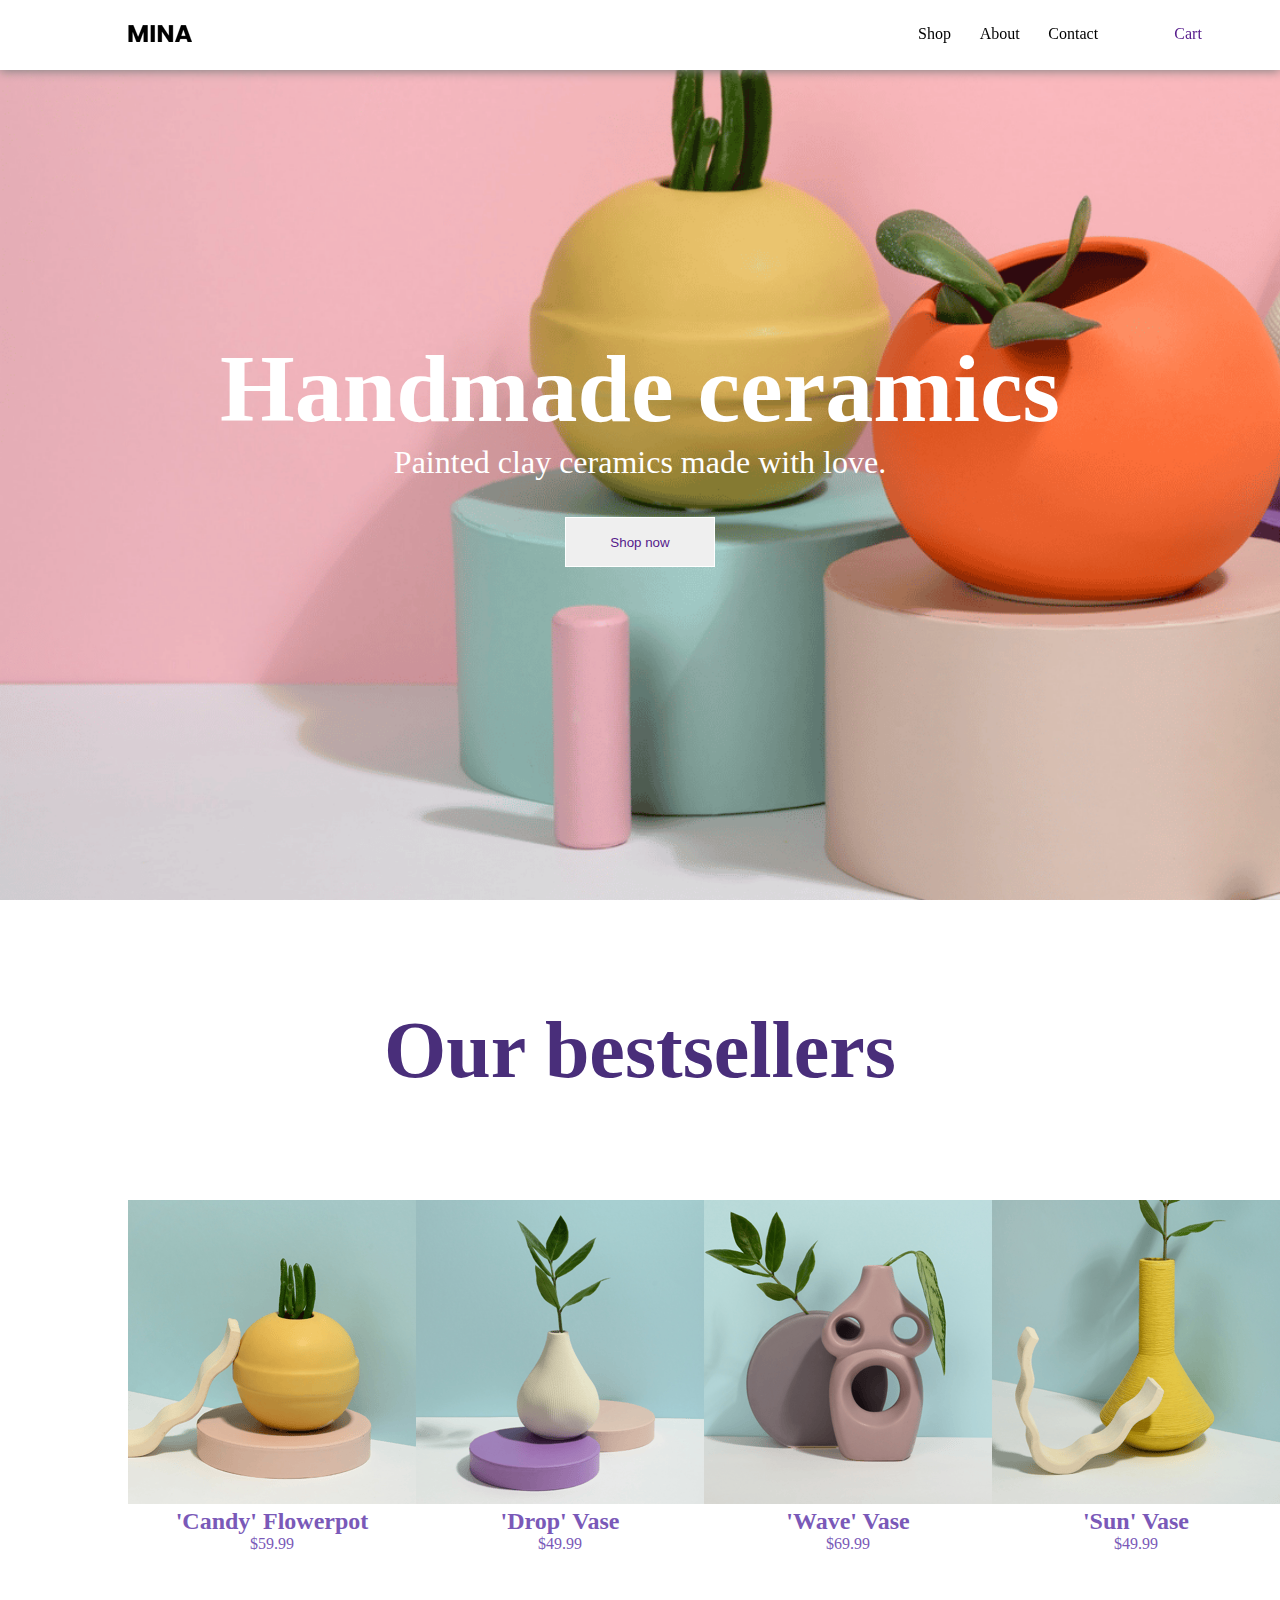
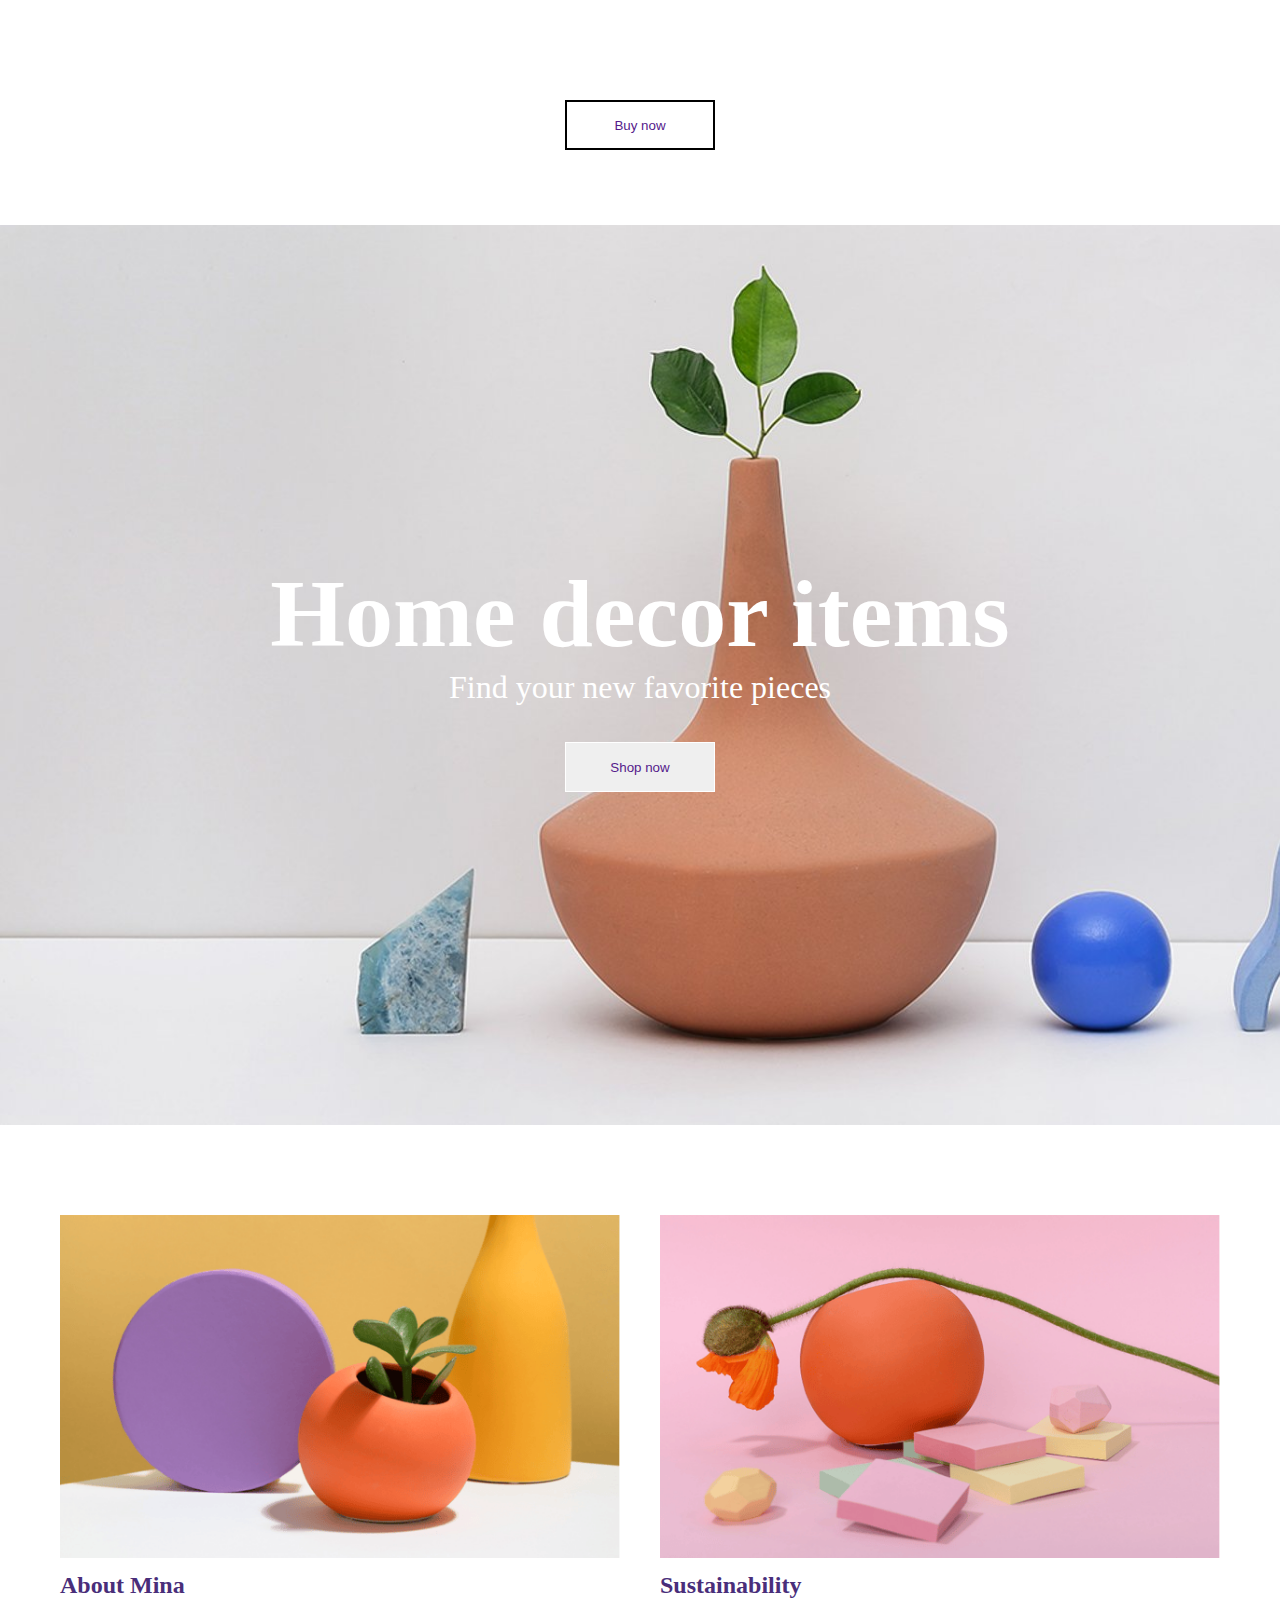
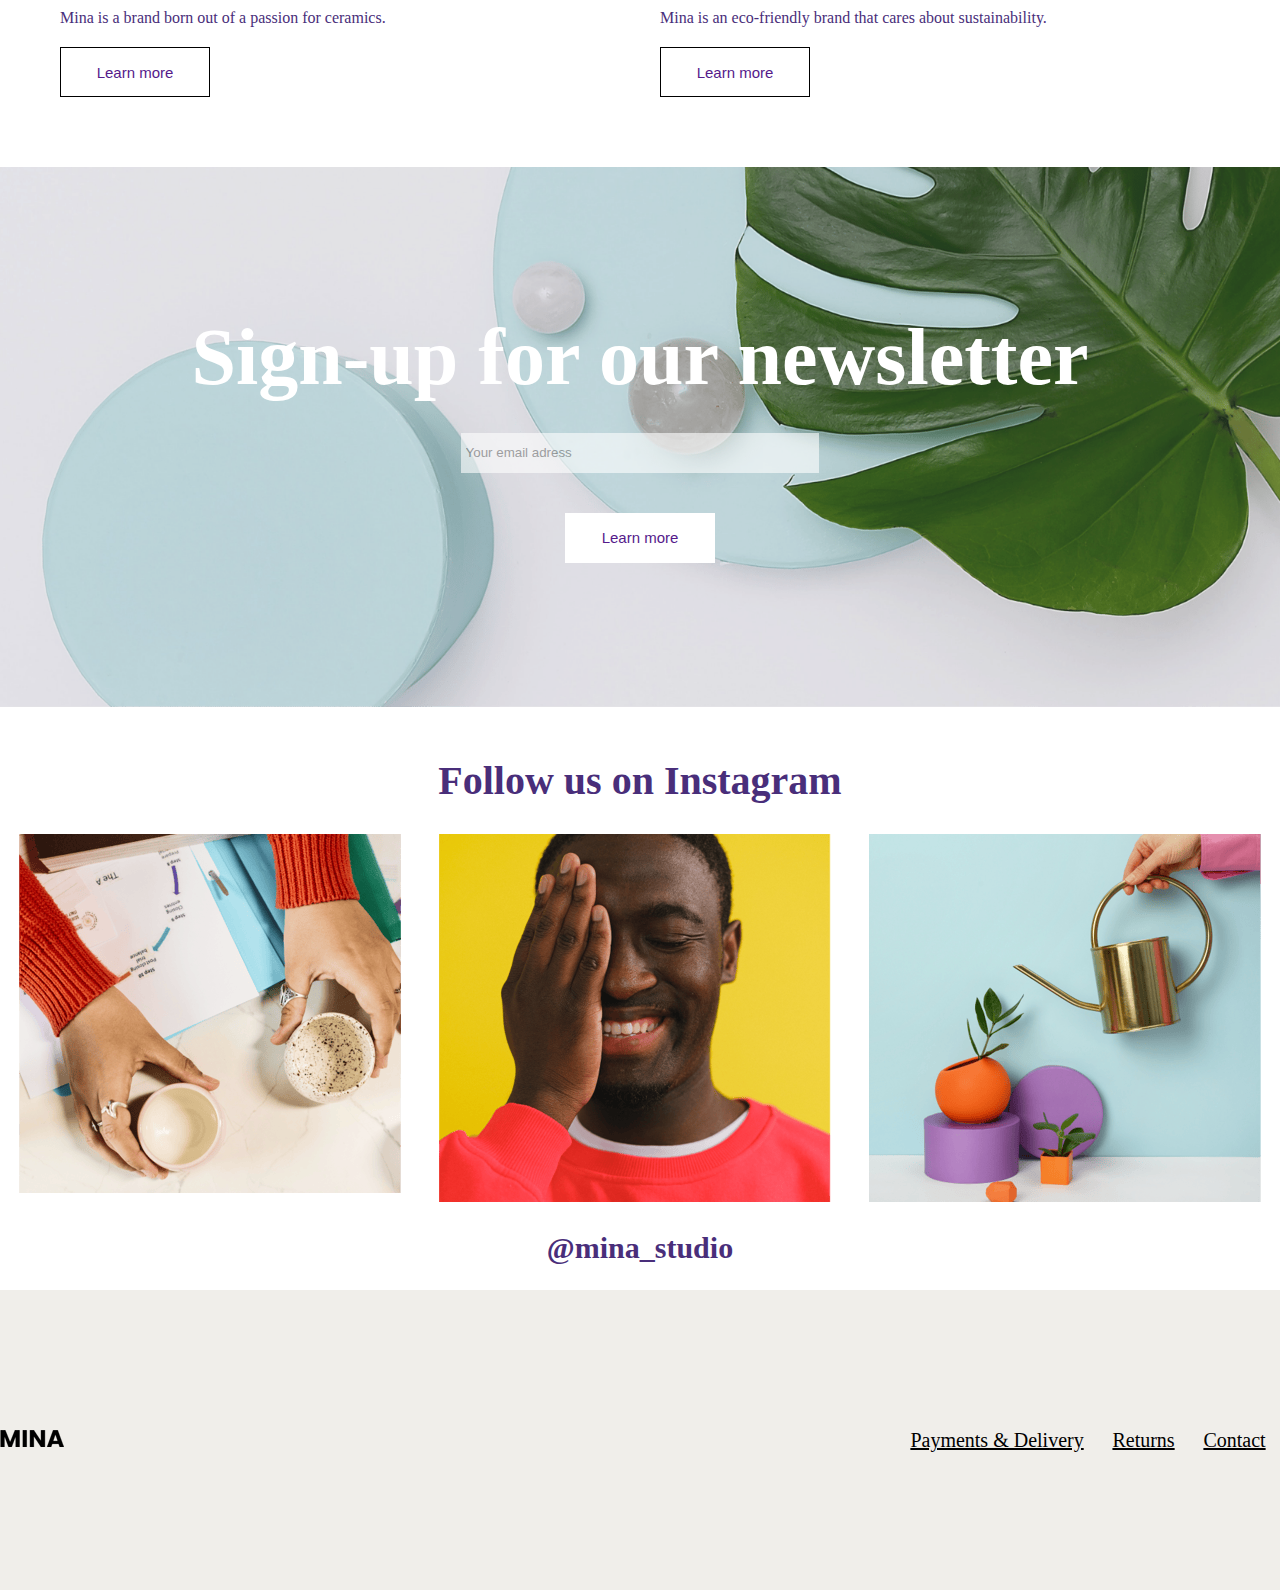
<file: eCommerce/index.html>
<!DOCTYPE html>
<html lang="en">

<head>
  <meta charset="UTF-8" />
  <meta http-equiv="X-UA-Compatible" content="IE=edge" />
  <meta name="viewport" content="width=device-width, initial-scale=1.0" />
  <link rel="stylesheet" href="./assets/css/main.css" />
  <link rel="stylesheet" href="https://cdnjs.cloudflare.com/ajax/libs/font-awesome/6.2.1/css/all.min.css"
    integrity="sha512-MV7K8+y+gLIBoVD59lQIYicR65iaqukzvf/nwasF0nqhPay5w/9lJmVM2hMDcnK1OnMGCdVK+iQrJ7lzPJQd1w=="
    crossorigin="anonymous" referrerpolicy="no-referrer" />
  <title>eCommerce</title>
</head>

<body>
  <!-- NAVBAR START -->
  <nav>
    <div class="navigation">
      <div class="navbar_logo">
        <div class="bar"><i class="fa-solid fa-bars"></i></div>
        <a href=""><img src="./assets/imgs/mina.png" alt="" /></a>
      </div>
      <div class="nav_bar">
        <ul>
          <div class="fornoneresponsiv">
            <a href="./shop.html"><li>Shop</li></a>
            <a href="./about.html"><li>About<i class="fa-solid fa-caret-down"></i></li></a>
            <a href=""><li>Contact</li></a>
          </div>
          <div class="forresponsiv">
            <a href=""><li><i class="fa-brands fa-shopify"></i>Cart</li>
            </a></div>
        </ul>
      </div>
    </div>
  </nav>
  <!-- NAVBAR END -->
  <!-- MAIN START -->
  <main>
    <!-- FIRTS SECTION START  -->
    <section class="handmade">
      <div class="handmade_text">
        <h1>Handmade ceramics</h1>
        <p>Painted clay ceramics made with love.</p>
        <br />
        <br />
        <div class="handmade_btn">
          <button><a href="">Shop now</a></button>
        </div>
      </div>
    </section>
    <!-- FIRTS SECTION END -->
    <!-- SECOND SECTION START -->
    <section class="bestsellers">
      <div class="bestsellers_text">
        <h1>Our bestsellers</h1>
      </div>
      <div class="bestsellers_cards">
        <div class="Candy">
          <img src="./assets/imgs/candy.png" alt="" />
          <div class="bestsellers_cards_text">
            <h2>'Candy' Flowerpot</h2>
            <p>$59.99</p>
          </div>
        </div>
        <div class="Drop">
          <img src="./assets/imgs/drop.png" alt="" />
          <div class="bestsellers_cards_text">
            <h2>'Drop' Vase</h2>
            <p>$49.99</p>
          </div>
        </div>
        <div class="Candy">
          <img src="./assets/imgs/wave.png" alt="" />
          <div class="bestsellers_cards_text">
            <h2>'Wave' Vase</h2>
            <p>$69.99</p>
          </div>
        </div>
        <div class="Candy">
          <img src="./assets/imgs/sun.png" alt="" />
          <div class="bestsellers_cards_text">
            <h2>'Sun' Vase</h2>
            <p>$49.99</p>
          </div>
        </div>
      </div>
      <br />
      <br />
      <br />
      <br />
      <div class="bestsellers_btn">
        <button><a href="">Buy now</a></button>
      </div>
    </section>
    <!-- SECOND SECTION END -->
    <!-- THIRD SECTION START -->
    <section class="homedecor">
      <div class="homedecor_text">
        <h1>Home decor items</h1>
        <p>Find your new favorite pieces</p>
        <br />
        <br />
        <div class="homedecor_btn">
          <button><a href="">Shop now</a></button>
        </div>
      </div>
    </section>
    <!-- THIRD SECTION END -->
    <!-- FOURTH SECTION START -->
    <section class="Mina_Sustainability">
      <div class="Mina_Sustainability-cards">
        <div class="About_Mina_Sustainability1">
          <img src="./assets/imgs/about mina.png" alt="" />
          <h2>About Mina</h2>
          <p>Mina is a brand born out of a passion for ceramics.</p>
          <div class="bestsellers_btn">
            <button><a href="">Learn more</a></button>
          </div>
        </div>
        <div class="About_Mina_Sustainability2">
          <img src="./assets/imgs/sustainability.png" alt="" />
          <h2>Sustainability</h2>
          <p>
            Mina is an eco-friendly brand that cares about sustainability.
          </p>
          <div class="bestsellers_btn">
            <button><a href="">Learn more</a></button>
          </div>
        </div>
      </div>
    </section>
    <!-- FOURTH SECTION END -->
    <!-- FIFTS SECTION START  -->
    <section class="newsletter">
      <div class="newsletter_text">
        <h1>Sign-up for our newsletter</h1>
        <input type="text" class="newsletter_input" placeholder="Your email adress">
        <div class="newsletter_btn">
          <button><a href="">Learn more</a></button>
        </div>
      </div>
    </section>
    <!-- FIFTS SECTION END -->
  </main>
  <!-- MAIN END -->
  <!-- SIXTH SECTION START -->
  <section class="instagram">
    <div class="instagram_text">
      <h2>Follow us on Instagram</h2>
    </div>
    <div class="instagram_cards">
      <div class="flower">
        <img src="./assets/imgs/for_instaimg1.png" alt="" />
      </div>
      <div class="man">
        <img src="./assets/imgs/for_instaimg2.png" alt="" />
      </div>
      <div class="cup">
        <img src="./assets/imgs/for_instaimg3.png" alt="" />
      </div>
    </div>
    <div class="instagram_mail"><a href="">
        <p>@mina_studio</p>
      </a></div>
  </section>
  <!-- SIXTH SECTION END -->
  </main>
  <!-- MAIN END -->
  <!-- FOOTER START -->
  <footer>
    <div class="footer_log_icon">
      <div class="footer_logo"><img src="./assets/imgs/mina.png" alt=""></div>
      <div class="footer_icon">
        <a href="https://twitter.com/" target="_blank"><i class="fa-brands fa-twitter"></i></a>
        <a href="https://www.facebook.com/" target="_blank"><i class="fa-brands fa-facebook"></i></a>
        <a href="https://www.instagram.com/"><i class="fa-brands fa-instagram" target="_blank"></i></a>
      </div>
    </div>
    <div class="footer_nav">
      <ul>
        <a href="">
          <li>Payments & Delivery</li>
        </a>
        <a href="">
          <li>Returns</li>
        </a>
        <a href="">
          <li>Contact</li>
        </a>
      </ul>
    </div>
  </footer>
  <!-- FOOTER END -->
</body>
</html>
</file>
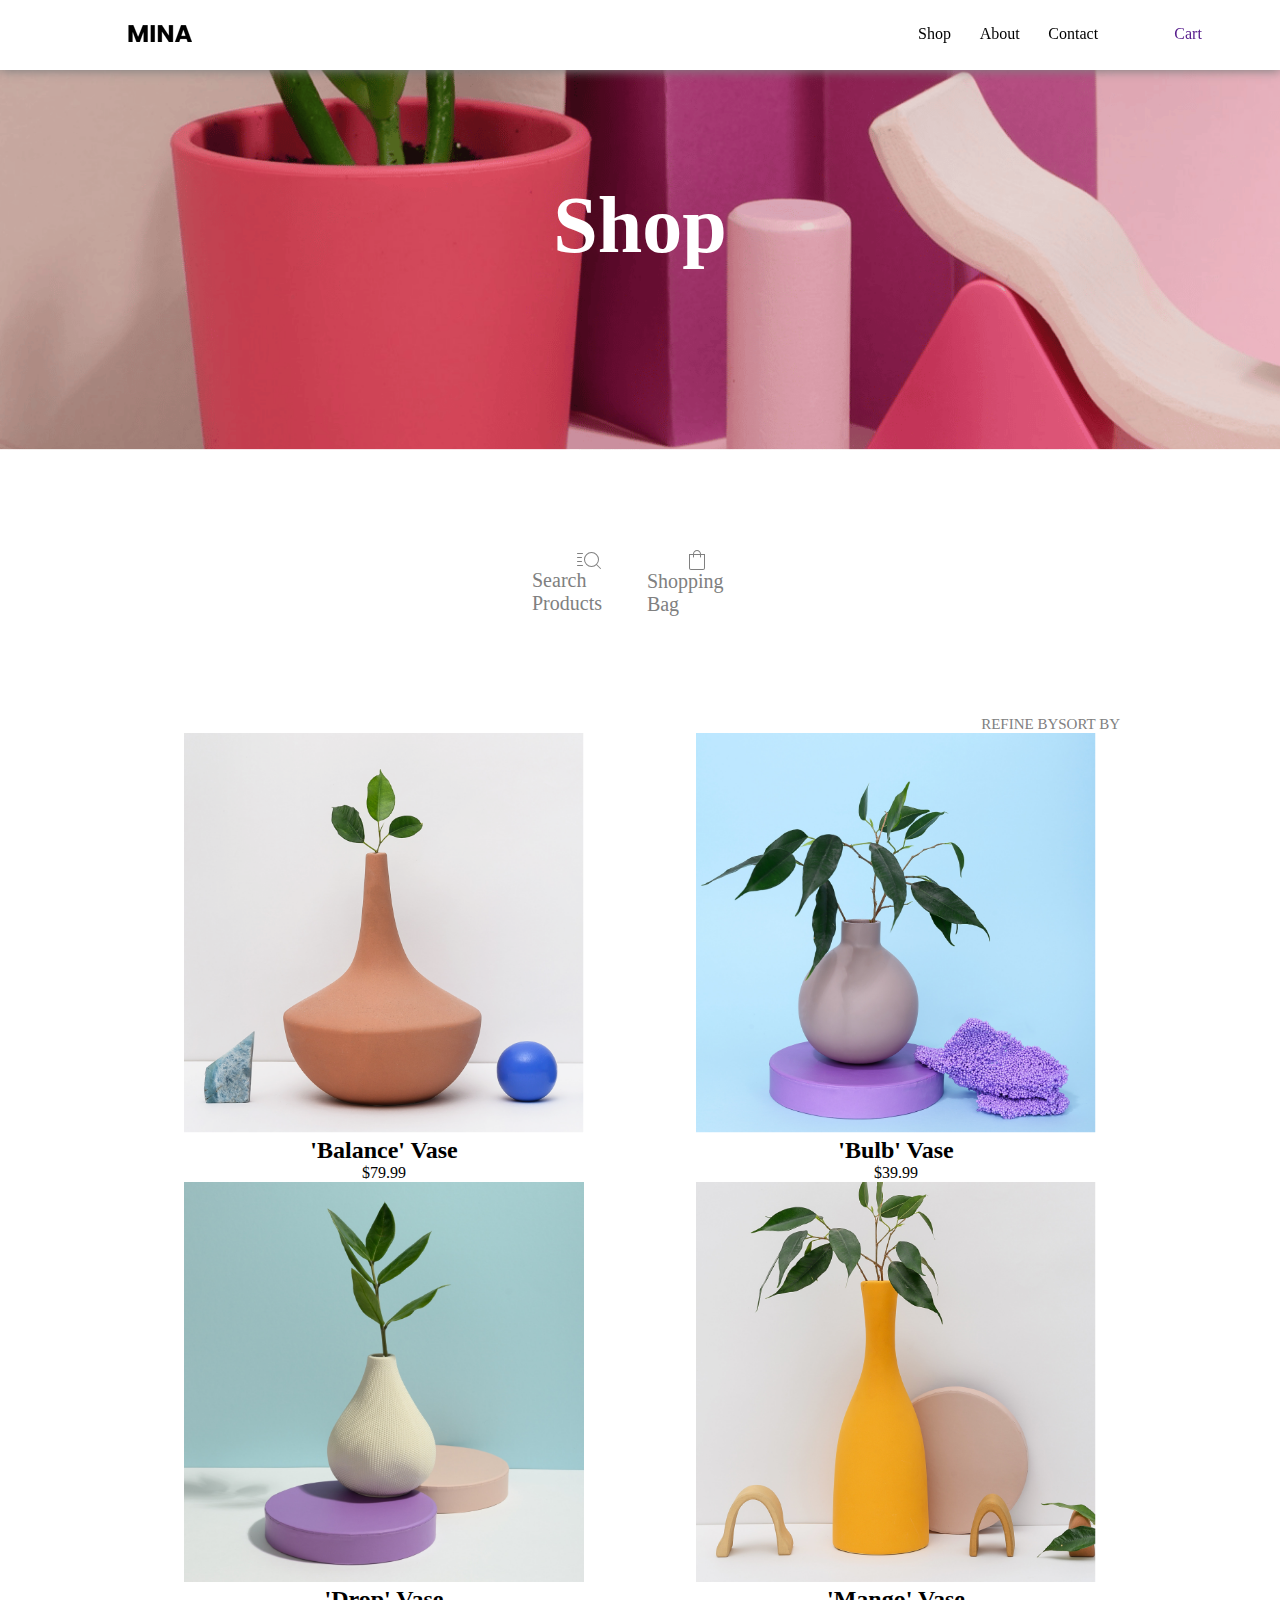
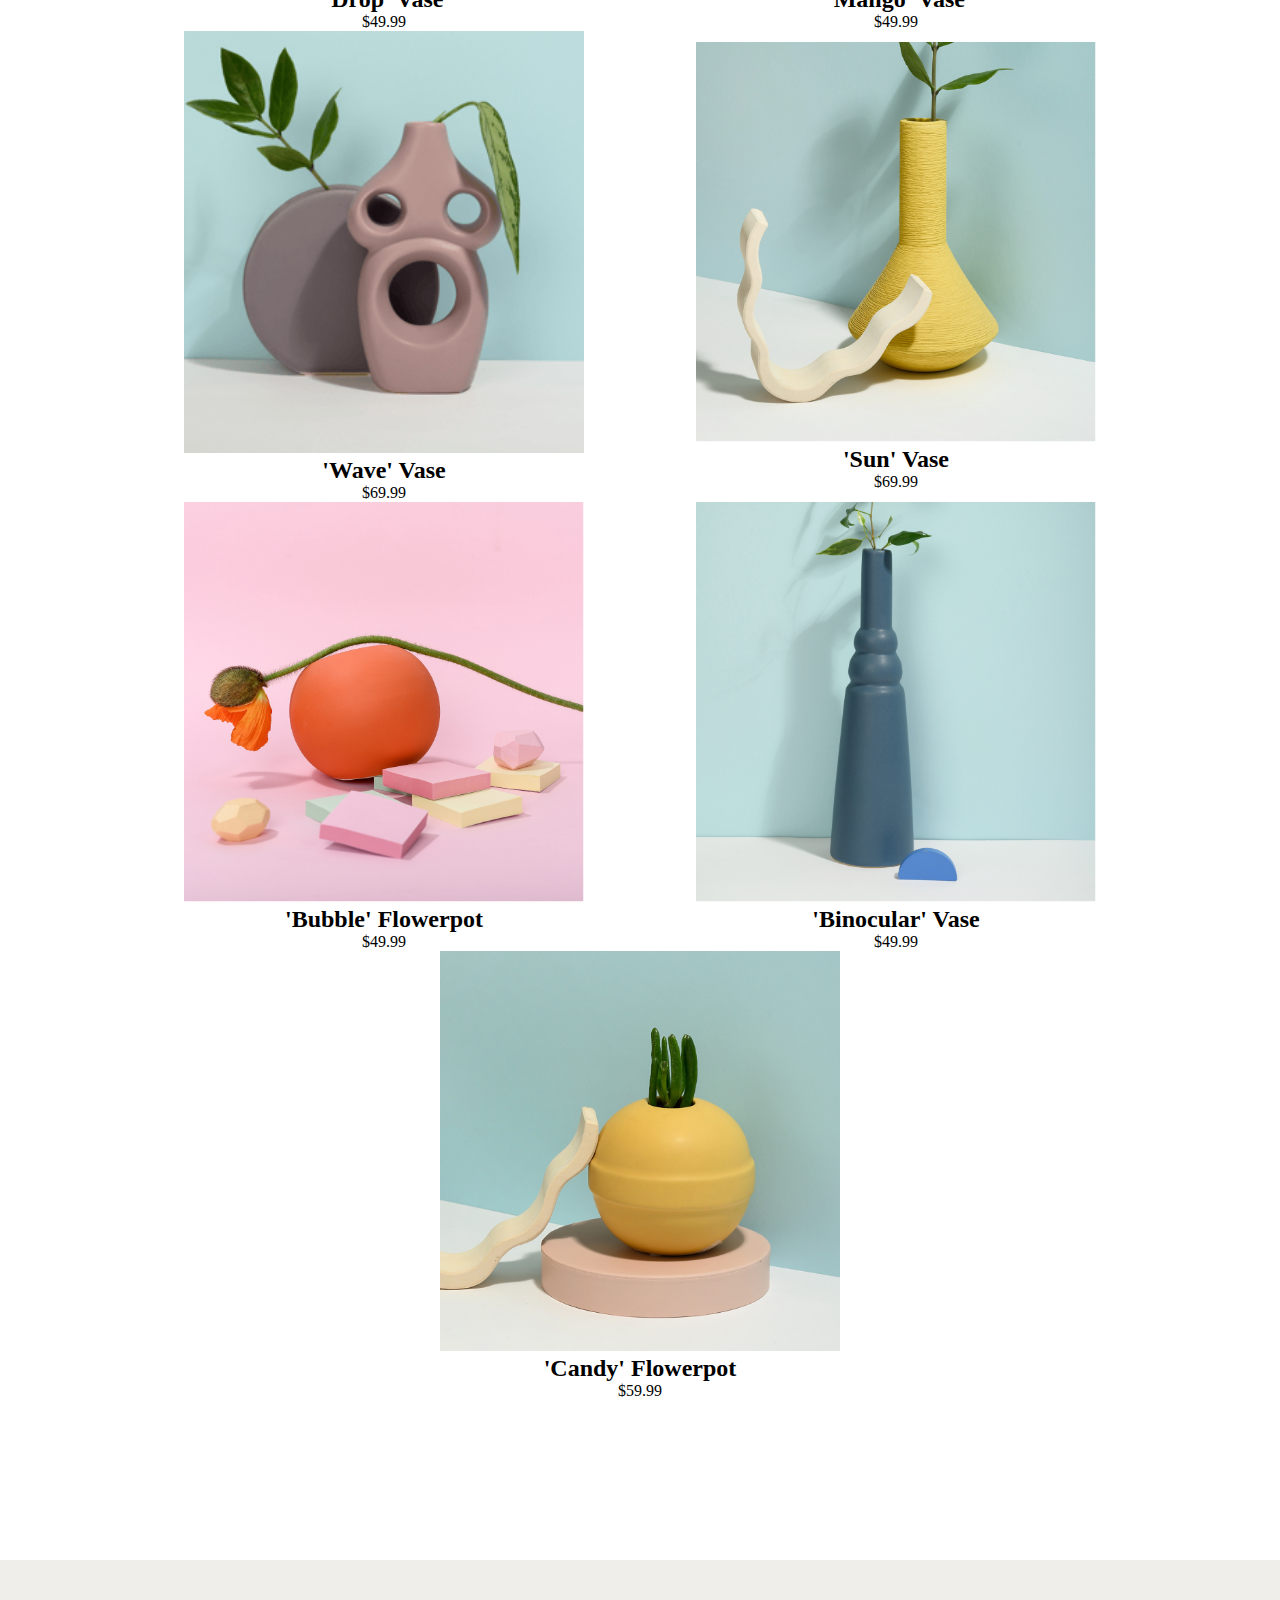
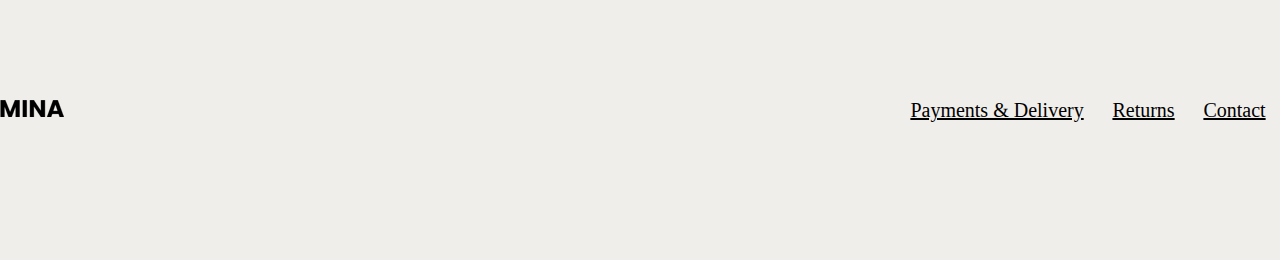
<file: eCommerce/shop.html>
<!DOCTYPE html>
<html lang="en">
  <head>
    <meta charset="UTF-8" />
    <meta http-equiv="X-UA-Compatible" content="IE=edge" />
    <meta name="viewport" content="width=device-width, initial-scale=1.0" />
    <link rel="stylesheet" href="./assets/css/main.css" />
    <link
      rel="stylesheet"
      href="https://cdnjs.cloudflare.com/ajax/libs/font-awesome/6.2.1/css/all.min.css"
      integrity="sha512-MV7K8+y+gLIBoVD59lQIYicR65iaqukzvf/nwasF0nqhPay5w/9lJmVM2hMDcnK1OnMGCdVK+iQrJ7lzPJQd1w=="
      crossorigin="anonymous"
      referrerpolicy="no-referrer"
    />
    <title>Shop</title>
  </head>
  <body>
    <!-- SHOP NAVBAR START -->
    <nav>
      <div class="navigation">
        <div class="navbar_logo">
          <div class="bar"><i class="fa-solid fa-bars"></i></div>
          <a href="./index.html"><img src="./assets/imgs/mina.png" alt="" /></a>
        </div>
        <div class="nav_bar">
          <ul>
            <div class="fornoneresponsiv">
              <a href="./shop.html"><li>Shop</li></a>
              <a href=""
                ><li>About<i class="fa-solid fa-caret-down"></i></li
              ></a>
              <a href=""><li>Contact</li></a>
            </div>
            <div class="forresponsiv">
              <a href=""
                ><li><i class="fa-brands fa-shopify"></i>Cart</li>
              </a>
            </div>
          </ul>
        </div>
      </div>
    </nav>
    <!--SHOP NAVBAR END -->
    <!-- MAIN START -->
    <main>
      <!-- FIRTS SECTION START  -->
      <section class="shop_main_page">
        <div class="shop_main_page_text">
          <h1>Shop</h1>
        </div>
      </section>
      <!-- FIRTS SECTION END -->
      <!-- SECOND SECTION START -->
      <div class="maincentergraytex">
        <div class="centergraytex">
          <div class="lopabag">
            <svg
              height="17"
              width="24"
              viewBox="0 0 24 17"
              xmlns="http://www.w3.org/2000/svg"
            >
              <g fill="currentColor" fill-rule="nonzero">
                <path
                  d="M19.121 12.864a.5.5 0 0 1 .707-.707l4 4a.5.5 0 0 1-.707.707l-4-4z"
                ></path>
                <path
                  d="M14.5 14a6.5 6.5 0 1 0 0-13 6.5 6.5 0 0 0 0 13zm0 1a7.5 7.5 0 1 1 0-15 7.5 7.5 0 0 1 0 15zM5.5 1a.5.5 0 0 1 0 1h-5a.5.5 0 0 1 0-1h5zM4.5 9a.5.5 0 0 1 0 1h-4a.5.5 0 0 1 0-1h4zM5.5 13a.5.5 0 1 1 0 1h-5a.5.5 0 1 1 0-1h5zM4.5 5a.5.5 0 0 1 0 1h-4a.5.5 0 0 1 0-1h4z"
                ></path>
              </g>
            </svg>
            <p>Search Products</p>
          </div>
          <div class="lopabag">
            <svg
              width="16"
              height="20"
              viewBox="0 0 16 20"
              xmlns="http://www.w3.org/2000/svg"
            >
              <g fill="none" fill-rule="evenodd">
                <path
                  d="M1 5v13.006c0 .548.446.994.994.994h12.012c.548 0 .994-.446.994-.994V5H1zm15-1v14.006c0 1.1-.895 1.994-1.994 1.994H1.994C.894 20 0 19.105 0 18.006V4h16z"
                  fill="currentColor"
                  fill-rule="nonzero"
                ></path>
                <path
                  d="M5 7s-.005.5-.504.5C3.996 7.5 4 7 4 7V4c0-2.21 1.79-4 4-4s4 1.79 4 4v3s-.002.5-.5.5S11 7 11 7V4c0-1.657-1.343-3-3-3S5 2.343 5 4v3z"
                  fill="currentColor"
                ></path>
              </g>
            </svg>
            <p>Shopping Bag</p>
          </div>
        </div>
      </div>
      <section class="shop_nine_cards">
        <div class="dropdownleft">
            <a href=""><p>REFINE BY<i class="fa-solid fa-chevron-down"></i></p></a>
            <a href=""><p>SORT BY<i class="fa-solid fa-chevron-down"></i></p></a>
        </div>
        <div class="shop_nine_cards">
          <div class="shop_card">
            <div class="shop_card_img">
              <img src="./assets/imgs/balance.png" alt="" />
            </div>
            <div class="shop_nine_cards_text">
              <h2>'Balance' Vase</h2>
              <p>$79.99</p>
            </div>
          </div>
          <div class="shop_card">
            <div class="shop_card_img">
              <img src="./assets/imgs/bulb.png" alt="" />
            </div>
            <div class="shop_nine_cards_text">
              <h2>'Bulb' Vase</h2>
              <p>$39.99</p>
            </div>
          </div>
          <div class="shop_card">
            <div class="shop_card_img">
              <img src="./assets/imgs/shop_drop.png" alt="" />
            </div>
            <div class="shop_nine_cards_text">
              <h2>'Drop' Vase</h2>
              <p>$49.99</p>
            </div>
          </div>
          <div class="shop_card">
            <div class="shop_card_img">
              <img src="./assets/imgs/mango.png" alt="" />
            </div>
            <div class="shop_nine_cards_text">
              <h2>'Mango' Vase</h2>
              <p>$49.99</p>
            </div>
          </div>
          <div class="shop_card">
            <div class="shop_card_img">
              <img src="./assets/imgs/wave.png" alt="" />
            </div>
            <div class="shop_nine_cards_text">
              <h2>'Wave' Vase</h2>
              <p>$69.99</p>
            </div>
          </div>
          <div class="shop_card">
            <div class="shop_card_img">
              <img src="./assets/imgs/shop_sun.png" alt="" />
            </div>
            <div class="shop_nine_cards_text">
              <h2>'Sun' Vase</h2>
              <p>$69.99</p>
            </div>
          </div>
          <div class="shop_card">
            <div class="shop_card_img">
              <img src="./assets/imgs/bubble.png" alt="" />
            </div>
            <div class="shop_nine_cards_text">
              <h2>'Bubble' Flowerpot</h2>
              <p>$49.99</p>
            </div>
          </div>
          <div class="shop_card">
            <div class="shop_card_img">
              <img src="./assets/imgs/binocular.png" alt="" />
            </div>
            <div class="shop_nine_cards_text">
              <h2>'Binocular' Vase</h2>
              <p>$49.99</p>
            </div>
          </div>
          <div class="shop_card">
            <div class="shop_card_img">
              <img src="./assets/imgs/shop_candy.png" alt="" />
            </div>
            <div class="shop_nine_cards_text">
              <h2>'Candy' Flowerpot</h2>
              <p>$59.99</p>
            </div>
          </div>
        </div>
      </section>
      <!-- SECOND SECTION END -->
    </main>
    <!-- MAIN END -->
     <!-- FOOTER START -->
  <footer>
    <div class="footer_log_icon">
      <div class="footer_logo"><img src="./assets/imgs/mina.png" alt=""></div>
      <div class="footer_icon">


        <a href="https://twitter.com/" target="_blank"><i class="fa-brands fa-twitter"></i></a>
        <a href="https://www.facebook.com/" target="_blank"><i class="fa-brands fa-facebook"></i></a>
        <a href="https://www.instagram.com/"><i class="fa-brands fa-instagram" target="_blank"></i></a>
      </div>
    </div>
    <div class="footer_nav">
      <ul>
        <a href="">
          <li>Payments & Delivery</li>
        </a>
        <a href="">
          <li>Returns</li>
        </a>
        <a href="">
          <li>Contact</li>
        </a>
      </ul>
    </div>
  </footer>
  <!-- FOOTER END -->
  </body>
</html>
</file>
<file: eCommerce/assets/css/main.css>
* {
  margin: 0;
  padding: 0;
  list-style: none;
  text-decoration: none;
  box-sizing: border-box;
}

nav {
  background-color: rgb(255, 255, 255);
  height: 70px;
  position: fixed;
  width: 100%;
  display: flex;
  justify-content: space-between;
  align-items: center;
  position: fixed;
  z-index: 1;
  box-shadow: gray 0px 1px 10px;
}
nav .navigation {
  max-width: 1200px;
  width: 100%;
  margin: auto;
  display: flex;
  justify-content: space-between;
}
nav .navigation .navbar_logo {
  width: 20%;
  display: flex;
  align-items: center;
  justify-content: space-around;
}
nav .navigation .navbar_logo .bar {
  font-size: 30px;
  display: none;
}
nav .navigation .nav_bar {
  width: 30%;
}
nav .navigation .nav_bar ul {
  display: flex;
  justify-content: space-around;
}
nav .navigation .nav_bar ul .fornoneresponsiv {
  width: 50%;
  display: flex;
  justify-content: space-between;
}
nav .navigation .nav_bar ul .fornoneresponsiv li {
  display: flex;
  justify-content: space-between;
  color: black;
}
nav .navigation .nav_bar ul .fornoneresponsiv li a {
  color: black;
  font-size: 20px;
}
nav .navigation .nav_bar ul .fornoneresponsiv li i {
  font-size: 20px;
  transition: transform 0.2 ease-in-out;
}
nav .navigation .nav_bar ul .fornoneresponsiv li i:hover {
  transform: rotate(180deg);
}
nav .navigation .nav_bar ul li:hover {
  text-decoration: underline;
}
nav .navigation .nav_bar ul .forhover:hover {
  transform: rotate(180deg);
}
nav .navigation .nav_bar ul .nav_dropdown :hover {
  display: block;
}

@media only screen and (max-width: 920px) {
  nav .navigation .navbar_logo .bar {
    display: block;
  }
  nav .navigation .nav_bar ul .fornoneresponsiv {
    display: none;
  }
}
.handmade {
  background-image: url("../imgs/handmade.png");
  background-repeat: no-repeat;
  background-size: cover;
  max-width: 100%;
  height: 100vh;
  display: flex;
  justify-content: center;
  align-items: center;
}
.handmade .handmade_text {
  display: flex;
  flex-direction: column;
  justify-content: center;
  align-items: center;
}
.handmade .handmade_text h1 {
  font-size: 600%;
  color: white;
}
.handmade .handmade_text p {
  color: white;
  font-size: 200%;
}
.handmade .handmade_text .handmade_btn button {
  cursor: pointer;
  width: 150px;
  height: 50px;
  padding: 15px 40px;
  border: 1px white solid;
}

.bestsellers {
  display: flex;
  flex-direction: column;
  justify-content: center;
  align-items: center;
}
.bestsellers .bestsellers_text {
  width: 100%;
  height: 300px;
  display: flex;
  justify-content: center;
  align-items: center;
  font-size: 40px;
  color: rgb(73, 46, 122);
}
.bestsellers .bestsellers_cards {
  display: flex;
  flex-direction: row;
  width: 80%;
  justify-content: space-around;
}
.bestsellers .bestsellers_cards .bestsellers_cards_text {
  display: flex;
  flex-direction: column;
  justify-content: center;
  align-items: center;
  color: rgb(122, 89, 184);
}
.bestsellers .bestsellers_btn {
  width: 100%;
  height: 200px;
  display: flex;
  flex-direction: column;
  justify-content: center;
  align-items: center;
}
.bestsellers .bestsellers_btn button {
  cursor: pointer;
  width: 150px;
  height: 50px;
  padding: 15px 40px;
  border: 2px rgb(0, 0, 0) solid;
  background-color: white;
}
.bestsellers .bestsellers_btn button:hover {
  background-color: rgb(51, 19, 80);
}
.bestsellers .bestsellers_btn button a {
  font-size: 100%;
}
.bestsellers .bestsellers_btn button a:hover {
  font-weight: bolder;
  color: white;
}

@media only screen and (max-width: 920px) {
  .bestsellers .bestsellers_cards {
    display: flex;
    flex-direction: column;
    justify-content: center;
    text-align: center;
    width: 50%;
  }
  .bestsellers .bestsellers_text {
    font-size: 30px;
  }
}
.homedecor {
  background-image: url("../imgs/home_decor.jfif");
  background-repeat: no-repeat;
  background-size: cover;
  max-width: 100%;
  height: 100vh;
  display: flex;
  justify-content: center;
  align-items: center;
}
.homedecor .homedecor_text {
  display: flex;
  flex-direction: column;
  justify-content: center;
  align-items: center;
}
.homedecor .homedecor_text h1 {
  font-size: 600%;
  color: white;
}
.homedecor .homedecor_text p {
  color: white;
  font-size: 200%;
}
.homedecor .homedecor_text .homedecor_btn button {
  cursor: pointer;
  width: 150px;
  height: 50px;
  padding: 15px 40px;
  border: 1px white solid;
}

.Mina_Sustainability {
  display: flex;
  flex-direction: column;
  justify-content: center;
  align-items: center;
  max-width: 1200px;
  width: 100%;
  height: 40%;
  margin: 0 auto;
  margin-top: 70px;
}
.Mina_Sustainability .Mina_Sustainability-cards {
  display: flex;
  flex-direction: row;
  width: 100%;
  justify-content: space-between;
}
.Mina_Sustainability .Mina_Sustainability-cards .About_Mina_Sustainability1 {
  padding: 20px;
}
.Mina_Sustainability .Mina_Sustainability-cards .About_Mina_Sustainability2 {
  padding: 20px;
}
.Mina_Sustainability .Mina_Sustainability-cards img {
  width: 100%;
}
.Mina_Sustainability .Mina_Sustainability-cards .bestsellers_btn button {
  margin-top: 20px;
  cursor: pointer;
  width: 150px;
  height: 50px;
  padding: 15px 30px;
  border: 1px rgb(0, 0, 0) solid;
  background-color: white;
  font-size: 15px;
}
.Mina_Sustainability .Mina_Sustainability-cards h2 {
  margin-top: 10px;
  color: rgb(73, 46, 122);
}
.Mina_Sustainability .Mina_Sustainability-cards p {
  margin-top: 10px;
  color: rgb(73, 46, 122);
}

@media only screen and (max-width: 920px) {
  .Mina_Sustainability .Mina_Sustainability-cards {
    display: flex;
    flex-direction: column;
    justify-content: center;
    align-items: center;
  }
}
.newsletter {
  background-image: url(../imgs/newsletter.png);
  background-repeat: no-repeat;
  background-size: cover;
  max-width: 100%;
  height: 60vh;
  display: flex;
  justify-content: center;
  align-items: center;
  margin-top: 50px;
  margin-bottom: 50px;
}
.newsletter .newsletter_text {
  display: flex;
  flex-direction: column;
  justify-content: center;
  align-items: center;
}
.newsletter .newsletter_text h1 {
  font-size: 500%;
  color: white;
}
.newsletter .newsletter_text .newsletter_input {
  opacity: 0.6;
  border: 0;
  padding: 5px;
  width: 40%;
  height: 40px;
  margin-top: 30px;
}
.newsletter .newsletter_text .newsletter_btn {
  margin-top: 20px;
}
.newsletter .newsletter_text .newsletter_btn button {
  margin-top: 20px;
  cursor: pointer;
  width: 150px;
  height: 50px;
  padding: 15px 30px;
  border: 1px rgb(255, 255, 255) solid;
  background-color: white;
  font-size: 15px;
}

.instagram .instagram_text {
  display: flex;
  justify-content: center;
  align-items: center;
  margin-bottom: 30px;
}
.instagram .instagram_text h2 {
  color: rgb(73, 46, 122);
  font-size: 40px;
}
.instagram .instagram_cards {
  display: flex;
  flex-direction: row;
  width: 100%;
  justify-content: space-around;
}
.instagram .instagram_mail {
  display: flex;
  justify-content: center;
  align-items: center;
  margin-top: 25px;
  margin-bottom: 25px;
}
.instagram .instagram_mail p {
  color: rgb(73, 46, 122);
  font-size: 30px;
  font-weight: bolder;
}

@media only screen and (max-width: 920px) {
  .instagram .instagram_cards {
    display: flex;
    flex-direction: column;
    justify-content: center;
    text-align: center;
  }
}
.shop_main_page {
  background-image: url("../imgs/shop.png");
  background-repeat: no-repeat;
  background-size: cover;
  max-width: 100%;
  height: 50vh;
  display: flex;
  justify-content: center;
  align-items: center;
}
.shop_main_page .shop_main_page_text {
  display: flex;
  flex-direction: column;
  justify-content: center;
  align-items: center;
}
.shop_main_page .shop_main_page_text h1 {
  color: white;
  font-size: 80px;
}

.maincentergraytex {
  width: 100%;
  display: flex;
  justify-content: center;
  align-items: center;
  padding: 100px;
}
.maincentergraytex .centergraytex {
  width: 20%;
  display: flex;
  justify-content: space-around;
  align-items: center;
}
.maincentergraytex .centergraytex .lopabag {
  display: flex;
  flex-direction: column;
  justify-content: center;
  align-items: center;
  cursor: pointer;
}
.maincentergraytex .centergraytex .lopabag svg {
  color: gray;
}
.maincentergraytex .centergraytex .lopabag svg:hover {
  color: darkblue;
}
.maincentergraytex .centergraytex .lopabag p {
  font-size: 20px;
  color: gray;
}
.maincentergraytex .centergraytex .lopabag p:hover {
  color: darkblue;
}

.shop_nine_cards {
  display: flex;
  flex-direction: column;
  justify-content: center;
  align-items: center;
  margin-bottom: 80px;
}
.shop_nine_cards .dropdownleft {
  width: 75%;
  display: flex;
  justify-content: flex-end;
}
.shop_nine_cards .dropdownleft p {
  color: gray;
  font-size: 15px;
}
.shop_nine_cards .dropdownleft p:hover {
  color: rgb(40, 120, 196);
}
.shop_nine_cards .shop_nine_cards {
  display: flex;
  flex-direction: row;
  width: 80%;
  justify-content: space-around;
  flex-wrap: wrap;
}
.shop_nine_cards .shop_nine_cards .shop_card .shop_card_img {
  overflow: hidden;
}
.shop_nine_cards .shop_nine_cards .shop_card .shop_card_img img {
  max-width: 100%;
  width: 400px;
}
.shop_nine_cards .shop_nine_cards .shop_card .shop_card_img img:hover {
  transform: scale(1.1);
  transition: 0.3s;
}
.shop_nine_cards .shop_nine_cards .shop_card .shop_nine_cards_text {
  display: flex;
  flex-direction: column;
  justify-content: center;
  align-items: center;
}

.about_main_page {
  background-image: url("https://assets.zyrosite.com/cdn-cgi/image/format=auto,w=1920,fit=crop/minattnvs/Frame-YanWlX24wOIg2vwL.png");
  background-repeat: no-repeat;
  background-size: cover;
  max-width: 100%;
  height: 50vh;
  display: flex;
  justify-content: center;
  align-items: center;
}
.about_main_page .about_main_page_text {
  display: flex;
  flex-direction: column;
  justify-content: center;
  align-items: center;
}
.about_main_page .about_main_page_text h1 {
  color: white;
  font-size: 80px;
}

.main_page_text {
  margin-top: 100px;
  display: flex;
  justify-content: center;
  align-items: center;
}
.main_page_text h2 {
  width: 30%;
  font-size: 30px;
  text-align: center;
  font-weight: 100;
  color: rgba(68, 8, 68, 0.712);
}

.AlexLaura {
  margin-top: 10%;
  background-color: rgb(235, 231, 231);
}
.AlexLaura .AlexLauratexandimg {
  width: 1200px;
  display: flex;
  justify-content: space-around;
  align-items: center;
  margin: 0 auto;
}
.AlexLaura .AlexLauratexandimg .AlexLauratext {
  display: flex;
  flex-direction: column;
  text-align: left;
}
.AlexLaura .AlexLauratexandimg .AlexLauratext p {
  width: 500px;
  margin-top: 20px;
  font-size: 20px;
  color: rgba(70, 11, 70, 0.712);
}
.AlexLaura .AlexLauratexandimg .AlexLauratext h2 {
  font-size: 60px;
  color: rgba(70, 11, 70, 0.712);
}

.aboutorangepage {
  background-color: rgba(255, 68, 0, 0.623);
}
.aboutorangepage .aboutorangepageimgtext {
  width: 1150px;
  display: flex;
  justify-content: space-around;
  align-items: center;
  margin: 0 auto;
}
.aboutorangepage .aboutorangepageimgtext .aboutorangepagetext {
  display: flex;
  flex-direction: column;
  text-align: left;
}
.aboutorangepage .aboutorangepageimgtext .aboutorangepagetext p {
  width: 500px;
  margin-top: 20px;
  font-size: 20px;
  color: white;
}
.aboutorangepage .aboutorangepageimgtext .aboutorangepagetext h3 {
  font-size: 60px;
  color: white;
}
.aboutorangepage .aboutorangepageimgtext .aboutorangepagetext .aboutorangepage_btn {
  margin-top: 30px;
}
.aboutorangepage .aboutorangepageimgtext .aboutorangepagetext .aboutorangepage_btn button {
  cursor: pointer;
  width: 150px;
  height: 50px;
  padding: 15px 40px;
  border: 1px white solid;
}
.aboutorangepage .aboutorangepageimgtext .aboutorangepagetext .aboutorangepage_btn button a {
  font-size: 13px;
}

footer {
  width: 100%;
  height: 300px;
  background-color: rgb(240, 238, 234);
  display: flex;
  justify-content: space-between;
  align-items: center;
}
footer .footer_icon {
  display: flex;
}
footer .footer_icon i {
  font-size: 25px;
  color: black;
}
footer .footer_nav {
  width: 30%;
}
footer .footer_nav ul {
  display: flex;
  justify-content: space-around;
}
footer .footer_nav ul li {
  text-decoration: underline;
  color: black;
  font-size: 20px;
}/*# sourceMappingURL=main.css.map */
</file>
